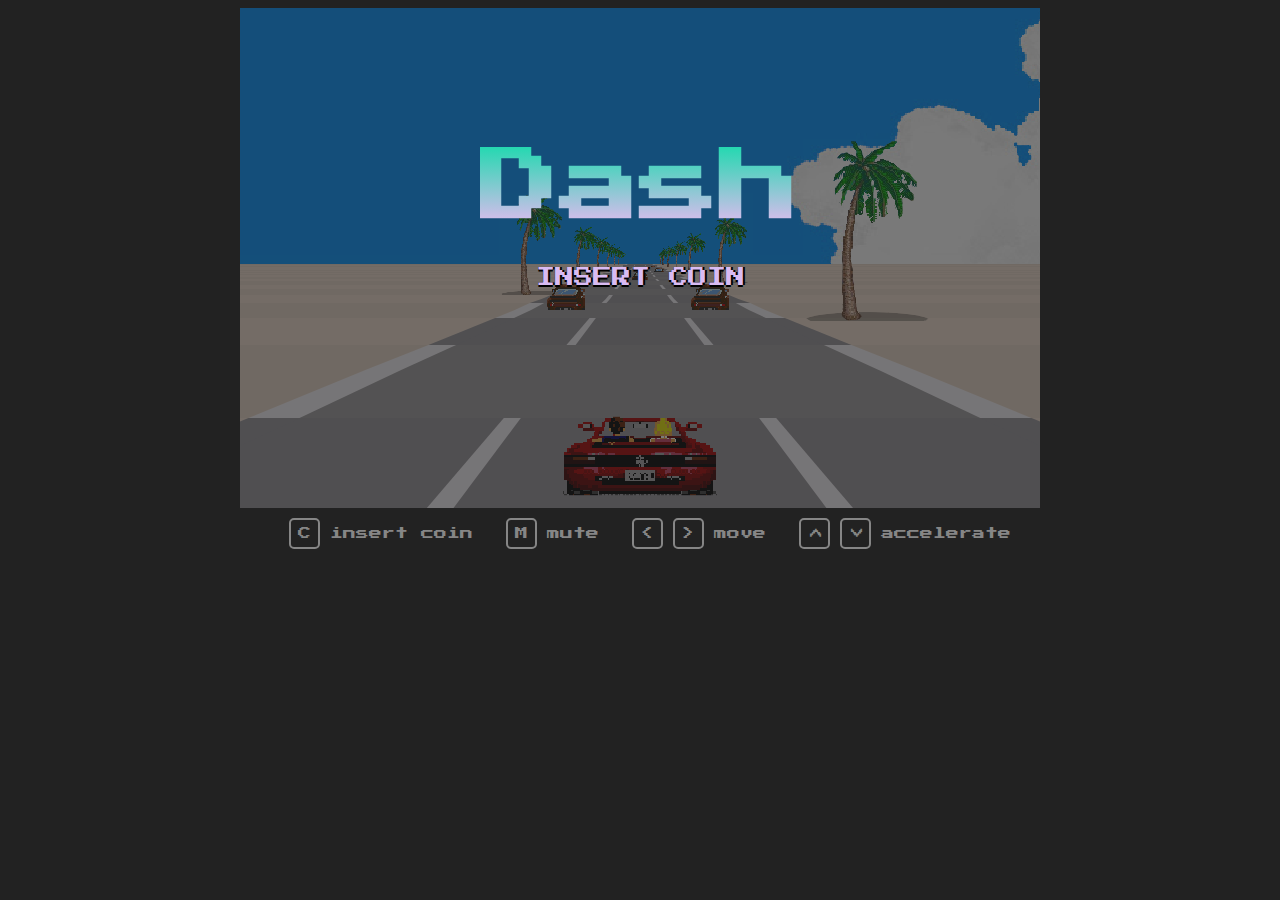
<file: Dash.github.io-main/Dash.github.io-main/index.html>
<!DOCTYPE html>
<html lang="en">
  <head>
    <meta charset="UTF-8" />



    <title>Dash</title>
<link rel="icon" href="icon.png">
    <link
      rel="stylesheet"
      href="https://fonts.googleapis.com/css?family=Press+Start+2P"
    />

    <style>
      body {
        background: #222;
        font-family: "Press Start 2P", monospace;
        font-smooth: never;
        height: 98vh;
      }

      /* UI */
      .topUI {
        position: absolute;
        z-index: 1000; /* need this cause clip-path changes stack context */
        transform: translate(-50%, 25px);
        text-shadow: -2px 0 black, 0 2px black, 2px 0 black, 0 -2px black;
        letter-spacing: 2px;
        color: #fff;
        font-size: 17px;
      }
      .topUI::before {
        display: inline-block;
        height: 17px;
        padding: 1px 2px;
        line-height: 19px;
        font-size: 17px;
        background: #fff;
        text-shadow: none;
        font-weight: 900;
        letter-spacing: 0;
        border-radius: 6px;
        margin-right: 30px;
        border: 2px solid #7dd8c9;
      }
      #time {
        left: 13%;
        color: #f4f430;
      }
      #time::before {
        content: "TIME";
        color: #f57214;
      }
      #score {
        left: 45%;
      }
      #score::before {
        content: "SCORE";
        color: #a61a9d;
      }
      #lap {
        left: 88%;
        width: 45%;
      }
      #lap::before {
        content: "LAP";
        color: #0082df;
      }

      #tacho {
        position: absolute;
        text-align: right;
        width: 23%;
        bottom: 5%;
        z-index: 2000;
        color: #e62e13;
        text-shadow: -2px 0 black, 0 2px black, 2px 0 black, 0 -2px black;
        letter-spacing: 2px;
        font-size: 23px;
      }
      #tacho::after {
        content: "km/h";
        color: #fab453;
        font-size: 18px;
        margin-left: 5px;
      }

      /*
  road
*/
      #game {
        position: relative;
        margin: 0 auto;
        overflow: hidden;
        background: #222;
        user-select: none;
        transition: opacity 10s;
      }
      #road {
        transition: opacity 2s;
        transition-timing-function: steps(8, end);
      }
      #road * {
        position: absolute;
        image-rendering: pixelated;
      }
      #hero {
        background-repeat: no-repeat;
        background-position: -110px 0;
        z-index: 2000;
        transform: scale(1.4);
      }
      #cloud {
        background-size: auto 100%;
        width: 100%;
        height: 57%;
      }

      /*
  home
*/
      #road {
        position: absolute;
        width: 100%;
        height: 100%;
      }

      #home {
        position: absolute;
        color: #fff;
        width: 100%;
        height: 100%;

        z-index: 1000; /* need this cause clip-path changes stack context */
      }

      #highscore {
        position: absolute;
        width: 100%;
        height: 20%;
        bottom: 0;
        column-count: 3;
        column-fill: auto;
      }

      #highscore * {
        color: #9e95a8;
        margin: 0 0 6px 27px;
      }

      h1 {
        position: absolute;
        left: 50%;
        top: 25%;
        transform: translate(-50%, -50%);
        font-size: 5em;

        background: -webkit-linear-gradient(#25d8b1, #e2bbf0);
        -webkit-background-clip: text;
        -webkit-text-fill-color: transparent;
      }

      #text {
        position: absolute;
        left: 50%;
        top: 50%;
        transform: translate(-50%, -50%);
        font-size: 1.2em;
        color: #d9bbf3;
        text-shadow: 0 0 black, 0 2px black, 2px 0 black, 0 0 black;
      }

      .blink {
        animation: blinker 2s steps(4, end) infinite;
      }
      @keyframes blinker {
        50% {
          opacity: 0;
        }
      }

      /*
  Guide
*/
      #controls {
        color: #868686;
        font-size: 13px;
        line-height: 13px;
        margin: 10px;
        text-align: center;
      }
      #controls > span {
        margin-left: 20px;
      }
      #controls > span > span {
        border: 2px solid #868686;
        border-radius: 5px;
        padding: 7px;
        margin-right: 10px;
        display: inline-block;
      }
      #controls > span:last-child > span {
        transform: rotate(90deg);
      }
    </style>

    <script>
      window.console = window.console || function (t) {};
    </script>

    <script>
      if (document.location.search.match(/type=embed/gi)) {
        window.parent.postMessage("resize", "*");
      }
    </script>
  </head>

  <body translate="no">
    <div id="game">
      <div id="road">
        <div id="cloud"></div>
        <div id="hero"></div>
      </div>

      <div id="hud">
        <span id="time" class="topUI">0</span>
        <span id="score" class="topUI">0</span>
        <span id="lap" class="topUI">0'00"000</span>
        <span id="tacho">0</span>
      </div>

      <div id="home">
        <h1>Dash</h1>
        <p id="text"></p>

        <div id="highscore"></div>
      </div>
    </div>

    <div id="controls">
      <span><span>C</span>insert coin</span>
      <span><span>M</span>mute</span>
      <span><span>&lt;</span><span>&gt;</span>move</span>
      <span><span>&lt;</span><span>&gt;</span>accelerate</span>
    </div>
    <script src="javascript/1.js"></script>

    <script id="rendered-js">
      // ------------------------------------------------------------
      // assets
      // ------------------------------------------------------------

      const ASSETS = {
        COLOR: {
          TAR: ["#959298", "#9c9a9d"],
          RUMBLE: ["#959298", "#f5f2f6"],
          GRASS: ["#eedccd", "#e6d4c5"],
        },

        IMAGE: {
          TREE: {
            src: "images/tree.png",
            width: 132,
            height: 192,
          },

          HERO: {
            src: "images/hero.png",
            width: 110,
            height: 56,
          },

          CAR: {
            src: "images/car04.png",
            width: 50,
            height: 36,
          },

          FINISH: {
            src: "images/finish.png",
            width: 339,
            height: 180,
            offset: -0.5,
          },

          SKY: {
            src: "images/cloud.jpg",
          },
        },

        AUDIO: {
          theme:
            "https://s3-us-west-2.amazonaws.com/s.cdpn.io/155629/theme.mp3",
          engine:
            "https://s3-us-west-2.amazonaws.com/s.cdpn.io/155629/engine.wav",
          honk: "https://s3-us-west-2.amazonaws.com/s.cdpn.io/155629/honk.wav",
          beep: "https://s3-us-west-2.amazonaws.com/s.cdpn.io/155629/beep.wav",
        },
      };

      // ------------------------------------------------------------
      // helper functions
      // ------------------------------------------------------------

      Number.prototype.pad = function (numZeros, char = 0) {
        let n = Math.abs(this);
        let zeros = Math.max(0, numZeros - Math.floor(n).toString().length);
        let zeroString = Math.pow(10, zeros)
          .toString()
          .substr(1)
          .replace(0, char);
        return zeroString + n;
      };

      Number.prototype.clamp = function (min, max) {
        return Math.max(min, Math.min(this, max));
      };

      const timestamp = (_) => new Date().getTime();
      const accelerate = (v, accel, dt) => v + accel * dt;
      const isCollide = (x1, w1, x2, w2) => (x1 - x2) ** 2 <= (w2 + w1) ** 2;

      function getRand(min, max) {
        return (Math.random() * (max - min) + min) | 0;
      }

      function randomProperty(obj) {
        let keys = Object.keys(obj);
        return obj[keys[(keys.length * Math.random()) << 0]];
      }

      function drawQuad(element, layer, color, x1, y1, w1, x2, y2, w2) {
        element.style.zIndex = layer;
        element.style.background = color;
        element.style.top = y2 + `px`;
        element.style.left = x1 - w1 / 2 - w1 + `px`;
        element.style.width = w1 * 3 + `px`;
        element.style.height = y1 - y2 + `px`;

        let leftOffset = w1 + x2 - x1 + Math.abs(w2 / 2 - w1 / 2);
        element.style.clipPath = `polygon(${leftOffset}px 0, ${
          leftOffset + w2
        }px 0, 66.66% 100%, 33.33% 100%)`;
      }

      const KEYS = {};
      const keyUpdate = (e) => {
        KEYS[e.code] = e.type === `keydown`;
        e.preventDefault();
      };
      addEventListener(`keydown`, keyUpdate);
      addEventListener(`keyup`, keyUpdate);

      function sleep(ms) {
        return new Promise(function (resolve, reject) {
          setTimeout((_) => resolve(), ms);
        });
      }

      // ------------------------------------------------------------
      // objects
      // ------------------------------------------------------------

      class Line {
        constructor() {
          this.x = 0;
          this.y = 0;
          this.z = 0;

          this.X = 0;
          this.Y = 0;
          this.W = 0;

          this.curve = 0;
          this.scale = 0;

          this.elements = [];
          this.special = null;
        }

        project(camX, camY, camZ) {
          this.scale = camD / (this.z - camZ);
          this.X = (1 + this.scale * (this.x - camX)) * halfWidth;
          this.Y = Math.ceil(((1 - this.scale * (this.y - camY)) * height) / 2);
          this.W = this.scale * roadW * halfWidth;
        }

        clearSprites() {
          for (let e of this.elements) e.style.background = "transparent";
        }

        drawSprite(depth, layer, sprite, offset) {
          let destX = this.X + this.scale * halfWidth * offset;
          let destY = this.Y + 4;
          let destW = (sprite.width * this.W) / 265;
          let destH = (sprite.height * this.W) / 265;

          destX += destW * offset;
          destY += destH * -1;

          let obj = layer instanceof Element ? layer : this.elements[layer + 6];
          obj.style.background = `url('${sprite.src}') no-repeat`;
          obj.style.backgroundSize = `${destW}px ${destH}px`;
          obj.style.left = destX + `px`;
          obj.style.top = destY + `px`;
          obj.style.width = destW + `px`;
          obj.style.height = destH + `px`;
          obj.style.zIndex = depth;
        }
      }

      class Car {
        constructor(pos, type, lane) {
          this.pos = pos;
          this.type = type;
          this.lane = lane;

          var element = document.createElement("div");
          road.appendChild(element);
          this.element = element;
        }
      }

      class Audio {
        constructor() {
          this.audioCtx = new AudioContext();

          // volume
          this.destination = this.audioCtx.createGain();
          this.volume = 1;
          this.destination.connect(this.audioCtx.destination);

          this.files = {};

          let _self = this;
          this.load(ASSETS.AUDIO.theme, "theme", function (key) {
            let source = _self.audioCtx.createBufferSource();
            source.buffer = _self.files[key];

            let gainNode = _self.audioCtx.createGain();
            gainNode.gain.value = 0.6;
            source.connect(gainNode);
            gainNode.connect(_self.destination);

            source.loop = true;
            source.start(0);
          });
        }

        get volume() {
          return this.destination.gain.value;
        }

        set volume(level) {
          this.destination.gain.value = level;
        }

        play(key, pitch) {
          if (this.files[key]) {
            let source = this.audioCtx.createBufferSource();
            source.buffer = this.files[key];
            source.connect(this.destination);
            if (pitch) source.detune.value = pitch;
            source.start(0);
          } else this.load(key, () => this.play(key));
        }

        load(src, key, callback) {
          let _self = this;
          let request = new XMLHttpRequest();
          request.open("GET", src, true);
          request.responseType = "arraybuffer";
          request.onload = function () {
            _self.audioCtx.decodeAudioData(
              request.response,
              function (beatportBuffer) {
                _self.files[key] = beatportBuffer;
                callback(key);
              },
              function () {}
            );
          };
          request.send();
        }
      }

      // ------------------------------------------------------------
      // global varriables
      // ------------------------------------------------------------

      const highscores = [];

      const width = 800;
      const halfWidth = width / 2;
      const height = 500;
      const roadW = 4000;
      const segL = 200;
      const camD = 0.2;
      const H = 1500;
      const N = 70;

      const maxSpeed = 200;
      const accel = 38;
      const breaking = -80;
      const decel = -40;
      const maxOffSpeed = 40;
      const offDecel = -70;
      const enemy_speed = 8;
      const hitSpeed = 20;

      const LANE = {
        A: -2.3,
        B: -0.5,
        C: 1.2,
      };

      const mapLength = 15000;

      // loop
      let then = timestamp();
      const targetFrameRate = 1000 / 25; // in ms

      let audio;

      // game
      let inGame,
        start,
        playerX,
        speed,
        scoreVal,
        pos,
        cloudOffset,
        sectionProg,
        mapIndex,
        countDown;
      let lines = [];
      let cars = [];

      // ------------------------------------------------------------
      // map
      // ------------------------------------------------------------

      function getFun(val) {
        return (i) => val;
      }

      function genMap() {
        let map = [];

        for (var i = 0; i < mapLength; i += getRand(0, 50)) {
          let section = {
            from: i,
            to: (i = i + getRand(300, 600)),
          };

          let randHeight = getRand(-5, 5);
          let randCurve = getRand(5, 30) * (Math.random() >= 0.5 ? 1 : -1);
          let randInterval = getRand(20, 40);

          if (Math.random() > 0.9)
            Object.assign(section, {
              curve: (_) => randCurve,
              height: (_) => randHeight,
            });
          else if (Math.random() > 0.8)
            Object.assign(section, {
              curve: (_) => 0,
              height: (i) => Math.sin(i / randInterval) * 1000,
            });
          else if (Math.random() > 0.8)
            Object.assign(section, {
              curve: (_) => 0,
              height: (_) => randHeight,
            });
          else
            Object.assign(section, {
              curve: (_) => randCurve,
              height: (_) => 0,
            });

          map.push(section);
        }

        map.push({
          from: i,
          to: i + N,
          curve: (_) => 0,
          height: (_) => 0,
          special: ASSETS.IMAGE.FINISH,
        });
        map.push({ from: Infinity });
        return map;
      }

      let map = genMap();

      // ------------------------------------------------------------
      // additional controls
      // ------------------------------------------------------------

      addEventListener(`keyup`, function (e) {
        if (e.code === "KeyM") {
          e.preventDefault();

          audio.volume = audio.volume === 0 ? 1 : 0;
          return;
        }

        if (e.code === "KeyC") {
          e.preventDefault();

          if (inGame) return;

          sleep(0)
            .then((_) => {
              text.classList.remove("blink");
              text.innerText = 3;
              audio.play("beep");
              return sleep(1000);
            })
            .then((_) => {
              text.innerText = 2;
              audio.play("beep");
              return sleep(1000);
            })
            .then((_) => {
              reset();

              home.style.display = "none";

              road.style.opacity = 1;
              hero.style.display = "block";
              hud.style.display = "block";

              audio.play("beep", 500);

              inGame = true;
            });

          return;
        }

        if (e.code === "Escape") {
          e.preventDefault();

          reset();
        }
      });

      // ------------------------------------------------------------
      // game loop
      // ------------------------------------------------------------

      function update(step) {
        // prepare this iteration
        pos += speed;
        while (pos >= N * segL) pos -= N * segL;
        while (pos < 0) pos += N * segL;

        var startPos = (pos / segL) | 0;
        let endPos = (startPos + N - 1) % N;

        scoreVal += speed * step;
        countDown -= step;

        // left / right position
        playerX -= (lines[startPos].curve / 5000) * step * speed;

        if (KEYS.ArrowRight)
          (hero.style.backgroundPosition = "-220px 0"),
            (playerX += 0.007 * step * speed);
        else if (KEYS.ArrowLeft)
          (hero.style.backgroundPosition = "0 0"),
            (playerX -= 0.007 * step * speed);
        else hero.style.backgroundPosition = "-110px 0";

        playerX = playerX.clamp(-3, 3);

        // speed

        if (inGame && KEYS.ArrowUp) speed = accelerate(speed, accel, step);
        else if (KEYS.ArrowDown) speed = accelerate(speed, breaking, step);
        else speed = accelerate(speed, decel, step);

        if (Math.abs(playerX) > 0.55 && speed >= maxOffSpeed) {
          speed = accelerate(speed, offDecel, step);
        }

        speed = speed.clamp(0, maxSpeed);

        // update map
        let current = map[mapIndex];
        let use = current.from < scoreVal && current.to > scoreVal;
        if (use) sectionProg += speed * step;
        lines[endPos].curve = use ? current.curve(sectionProg) : 0;
        lines[endPos].y = use ? current.height(sectionProg) : 0;
        lines[endPos].special = null;

        if (current.to <= scoreVal) {
          mapIndex++;
          sectionProg = 0;

          lines[endPos].special = map[mapIndex].special;
        }

        // win / lose + UI

        if (!inGame) {
          speed = accelerate(speed, breaking, step);
          speed = speed.clamp(0, maxSpeed);
        } else if (countDown <= 0 || lines[startPos].special) {
          tacho.style.display = "none";

          home.style.display = "block";
          road.style.opacity = 0.4;
          text.innerText = "INSERT COIN";

          highscores.push(lap.innerText);
          highscores.sort();
          updateHighscore();

          inGame = false;
        } else {
          time.innerText = (countDown | 0).pad(3);
          score.innerText = (scoreVal | 0).pad(8);
          tacho.innerText = speed | 0;

          let cT = new Date(timestamp() - start);
          lap.innerText = `${cT.getMinutes()}'${cT.getSeconds().pad(2)}"${cT
            .getMilliseconds()
            .pad(3)}`;
        }

        // sound
        if (speed > 0) audio.play("engine", speed * 4);

        // draw cloud
        cloud.style.backgroundPosition = `${
          (cloudOffset -= lines[startPos].curve * step * speed * 0.13) | 0
        }px 0`;

        // other cars
        for (let car of cars) {
          car.pos = (car.pos + enemy_speed * step) % N;

          // respawn
          if ((car.pos | 0) === endPos) {
            if (speed < 30) car.pos = startPos;
            else car.pos = endPos - 2;
            car.lane = randomProperty(LANE);
          }

          // collision
          const offsetRatio = 5;
          if (
            (car.pos | 0) === startPos &&
            isCollide(playerX * offsetRatio + LANE.B, 0.5, car.lane, 0.5)
          ) {
            speed = Math.min(hitSpeed, speed);
            if (inGame) audio.play("honk");
          }
        }

        // draw road
        let maxy = height;
        let camH = H + lines[startPos].y;
        let x = 0;
        let dx = 0;

        for (let n = startPos; n < startPos + N; n++) {
          let l = lines[n % N];
          let level = N * 2 - n;

          // update view
          l.project(
            playerX * roadW - x,
            camH,
            startPos * segL - (n >= N ? N * segL : 0)
          );
          x += dx;
          dx += l.curve;

          // clear assets
          l.clearSprites();

          // first draw section assets
          if (n % 10 === 0) l.drawSprite(level, 0, ASSETS.IMAGE.TREE, -2);
          if ((n + 5) % 10 === 0)
            l.drawSprite(level, 0, ASSETS.IMAGE.TREE, 1.3);

          if (l.special)
            l.drawSprite(level, 0, l.special, l.special.offset || 0);

          for (let car of cars)
            if ((car.pos | 0) === n % N)
              l.drawSprite(level, car.element, car.type, car.lane);

          // update road

          if (l.Y >= maxy) continue;
          maxy = l.Y;

          let even = ((n / 2) | 0) % 2;
          let grass = ASSETS.COLOR.GRASS[even * 1];
          let rumble = ASSETS.COLOR.RUMBLE[even * 1];
          let tar = ASSETS.COLOR.TAR[even * 1];

          let p = lines[(n - 1) % N];

          drawQuad(
            l.elements[0],
            level,
            grass,
            width / 4,
            p.Y,
            halfWidth + 2,
            width / 4,
            l.Y,
            halfWidth
          );
          drawQuad(
            l.elements[1],
            level,
            grass,
            (width / 4) * 3,
            p.Y,
            halfWidth + 2,
            (width / 4) * 3,
            l.Y,
            halfWidth
          );

          drawQuad(
            l.elements[2],
            level,
            rumble,
            p.X,
            p.Y,
            p.W * 1.15,
            l.X,
            l.Y,
            l.W * 1.15
          );
          drawQuad(l.elements[3], level, tar, p.X, p.Y, p.W, l.X, l.Y, l.W);

          if (!even) {
            drawQuad(
              l.elements[4],
              level,
              ASSETS.COLOR.RUMBLE[1],
              p.X,
              p.Y,
              p.W * 0.4,
              l.X,
              l.Y,
              l.W * 0.4
            );
            drawQuad(
              l.elements[5],
              level,
              tar,
              p.X,
              p.Y,
              p.W * 0.35,
              l.X,
              l.Y,
              l.W * 0.35
            );
          }
        }
      }

      // ------------------------------------------------------------
      // init
      // ------------------------------------------------------------

      function reset() {
        inGame = false;

        start = timestamp();
        countDown = map[map.length - 2].to / 130 + 10;

        playerX = 0;
        speed = 0;
        scoreVal = 0;

        pos = 0;
        cloudOffset = 0;
        sectionProg = 0;
        mapIndex = 0;

        for (let line of lines) line.curve = line.y = 0;

        text.innerText = "INSERT COIN";
        text.classList.add("blink");

        road.style.opacity = 0.4;
        hud.style.display = "none";
        home.style.display = "block";
        tacho.style.display = "block";
      }

      function updateHighscore() {
        let hN = Math.min(12, highscores.length);
        for (let i = 0; i < hN; i++) {
          highscore.children[i].innerHTML = `${(i + 1).pad(2, "&nbsp;")}. ${
            highscores[i]
          }`;
        }
      }

      function init() {
        game.style.width = width + "px";
        game.style.height = height + "px";

        hero.style.top = height - 80 + "px";
        hero.style.left = halfWidth - ASSETS.IMAGE.HERO.width / 2 + "px";
        hero.style.background = `url(${ASSETS.IMAGE.HERO.src})`;
        hero.style.width = `${ASSETS.IMAGE.HERO.width}px`;
        hero.style.height = `${ASSETS.IMAGE.HERO.height}px`;

        cloud.style.backgroundImage = `url(${ASSETS.IMAGE.SKY.src})`;

        audio = new Audio();
        Object.keys(ASSETS.AUDIO).forEach((key) =>
          audio.load(ASSETS.AUDIO[key], key, (_) => 0)
        );

        cars.push(new Car(0, ASSETS.IMAGE.CAR, LANE.C));
        cars.push(new Car(10, ASSETS.IMAGE.CAR, LANE.B));
        cars.push(new Car(20, ASSETS.IMAGE.CAR, LANE.C));
        cars.push(new Car(35, ASSETS.IMAGE.CAR, LANE.C));
        cars.push(new Car(50, ASSETS.IMAGE.CAR, LANE.A));
        cars.push(new Car(60, ASSETS.IMAGE.CAR, LANE.B));
        cars.push(new Car(70, ASSETS.IMAGE.CAR, LANE.A));

        for (let i = 0; i < N; i++) {
          var line = new Line();
          line.z = i * segL + 270;

          for (let j = 0; j < 6 + 2; j++) {
            var element = document.createElement("div");
            road.appendChild(element);
            line.elements.push(element);
          }

          lines.push(line);
        }

        for (let i = 0; i < 12; i++) {
          var element = document.createElement("p");
          highscore.appendChild(element);
        }
        updateHighscore();

        reset();

        // START GAME LOOP
        (function loop() {
          requestAnimationFrame(loop);

          let now = timestamp();
          let delta = now - then;

          if (delta > targetFrameRate) {
            then = now - (delta % targetFrameRate);
            update(delta / 1000);
          }
        })();
      }

      init();
      //# sourceURL=pen.js
    </script>
    <script src="javascript/null.js"></script>
  </body>
</html>
</file>
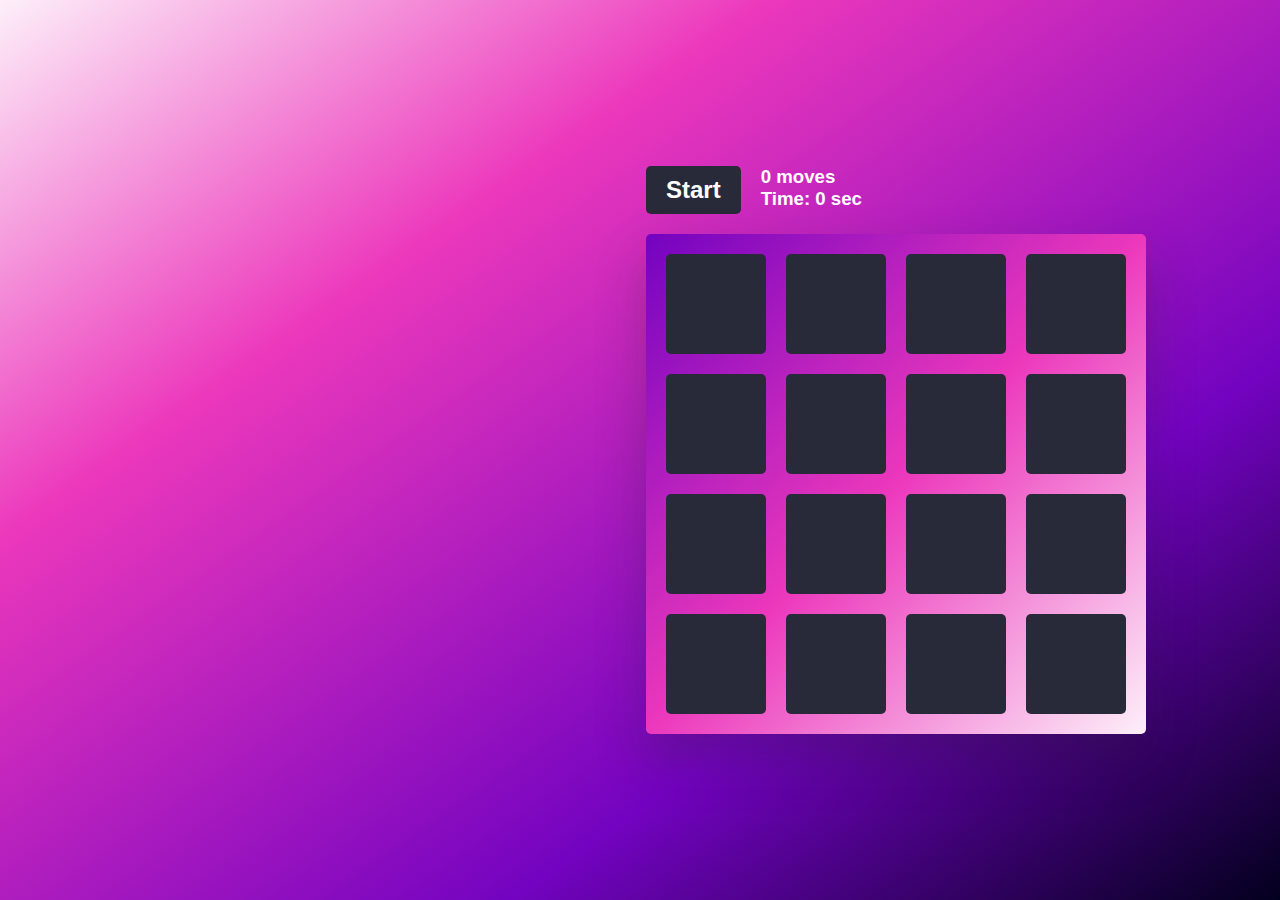
<file: Memory-Game-main (1)/Memory-Game-main/index.html>
<!DOCTYPE html>
<html lang="en">
<head>
    <meta charset="UTF-8">
    <meta http-equiv="X-UA-Compatible" content="IE=edge">
    <meta name="viewport" content="width=device-width, initial-scale=1.0">
    <title>Memory Game with JavaScript</title>
    <link rel="stylesheet" href="style.css">
    <script src="script.js" defer></script>
</head>
<body>
    <div class="game">
        <div class="controls">
            <button>Start</button>
            <div class="stats">
                <div class="moves">0 moves</div>
                <div class="timer">Time: 0 sec</div>
            </div>
        </div>
        <div class="board-container">
            <div class="board" data-dimension="4"></div>
            <div class="win">You won!</div>
        </div>
    </div>
</body>
</html>
</file>
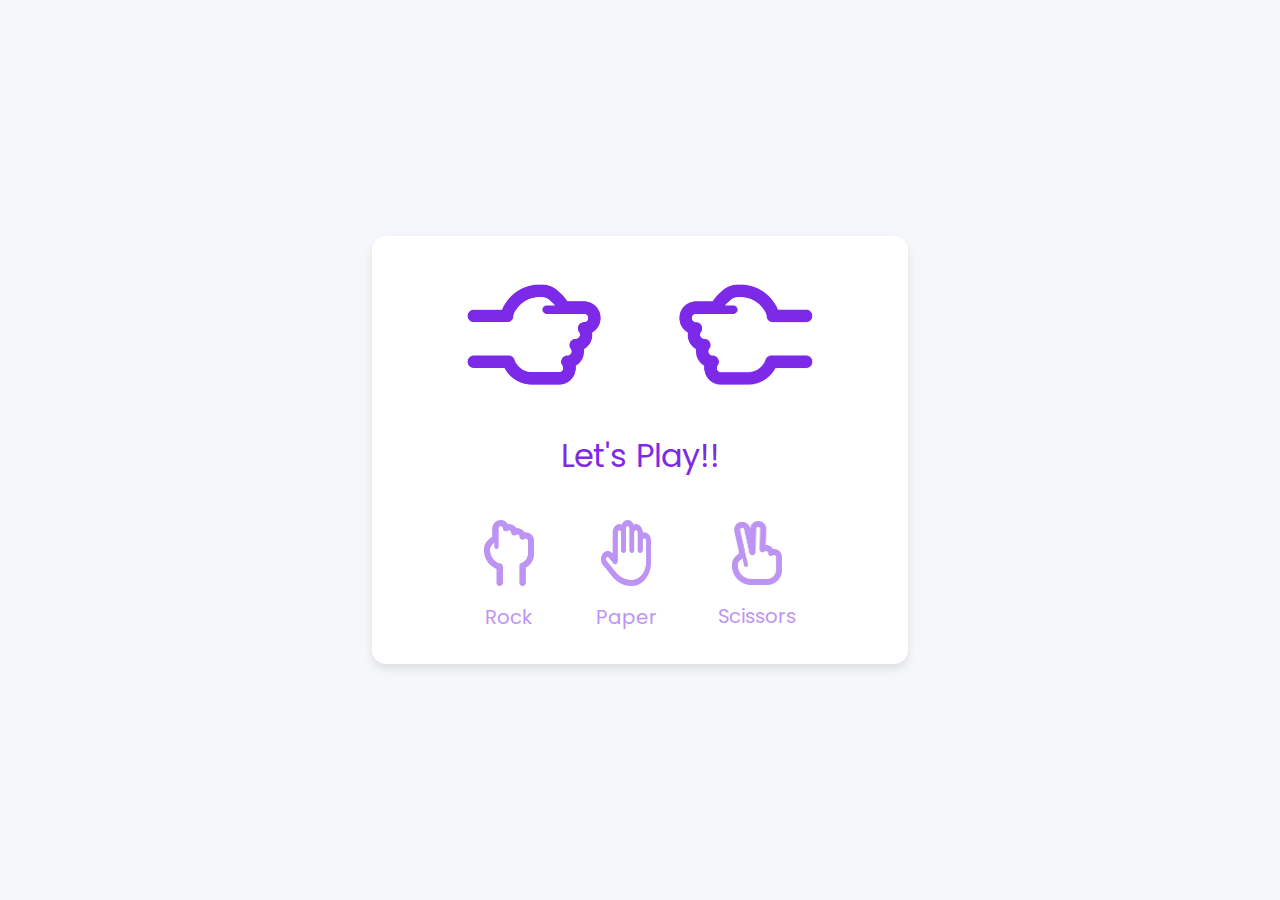
<file: Rock Paper Scissors/Rock Paper Scissors/index.html>
<!DOCTYPE html>
<!-- Coding by CodingLab || www.codinglabweb.com -->
<html lang="en">
  <head>
    <meta charset="UTF-8" />
    <meta http-equiv="X-UA-Compatible" content="IE=edge" />
    <meta name="viewport" content="width=device-width, initial-scale=1.0" />
    <title>JavaScript Game | Rock Paper Scissors</title>
    <link rel="stylesheet" href="style.css" />
  </head>
  <body>
    <section class="container">
      <div class="result_field">
        <div class="result_images">
          <span class="user_result">
            <img src="images/rock.png" alt="" />
          </span>
          <span class="cpu_result">
            <img src="images/rock.png" alt="" />
          </span>
        </div>
        <div class="result">Let's Play!!</div>
      </div>

      <div class="option_images">
        <span class="option_image">
          <img src="images/rock.png" alt="" />
          <p>Rock</p>
        </span>
        <span class="option_image">
          <img src="images/paper.png" alt="" />
          <p>Paper</p>
        </span>
        <span class="option_image">
          <img src="images/scissors.png" alt="" />
          <p>Scissors</p>
        </span>
      </div>
    </section>

    <script src="script.js" defer></script>
  </body>
</html>
</file>
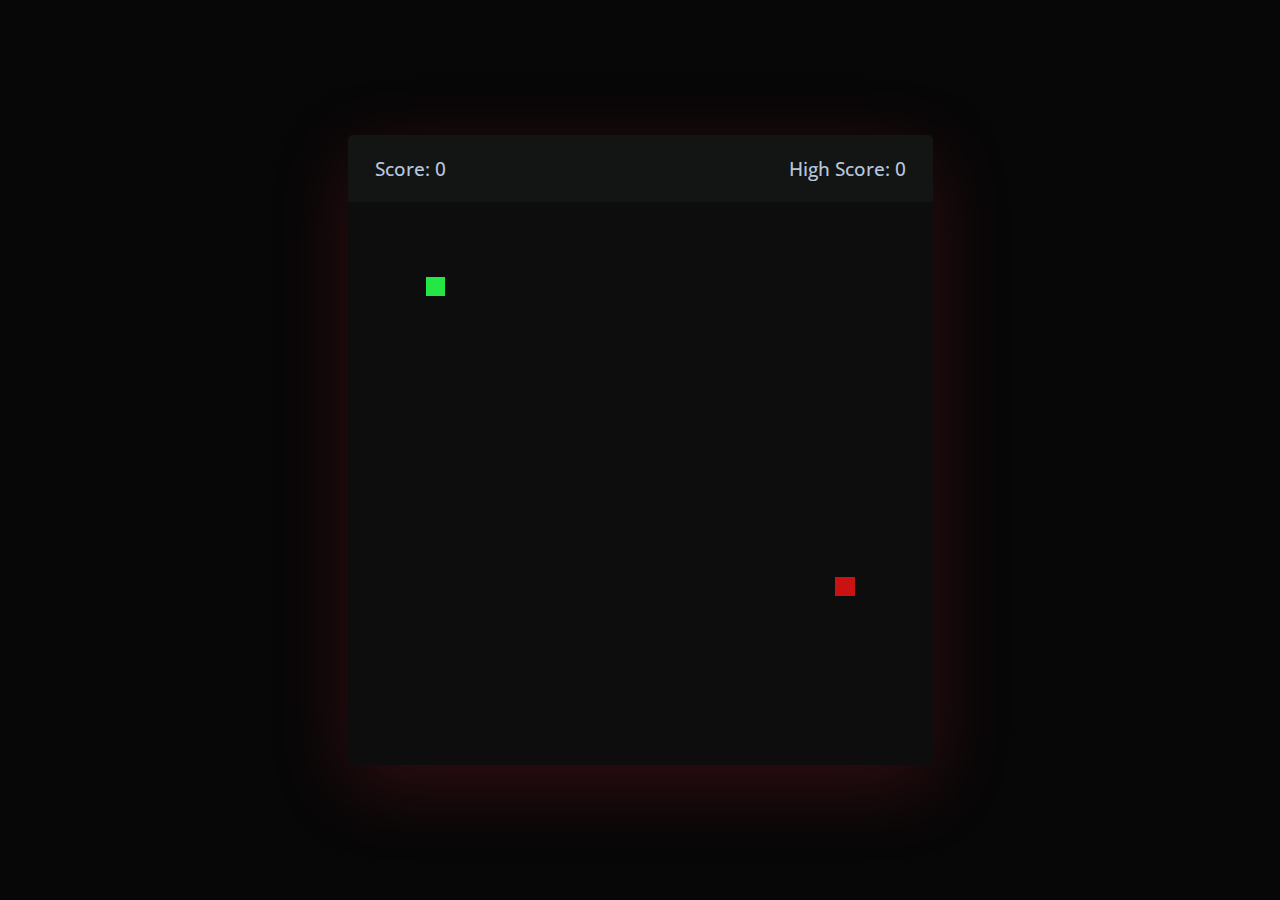
<file: lo/index (1).html>
<!DOCTYPE html>
<!-- Coding By CodingNepal - youtube.com/codingnepal -->
<html lang="en" dir="ltr">
  <head>
    <meta charset="utf-8">
    <title>Snake Game JavaScript | CodingNepal</title>
    <link rel="stylesheet" href="style.css">
    <meta name="viewport" content="width=device-width, initial-scale=1.0">
    <link rel="stylesheet" href="https://cdnjs.cloudflare.com/ajax/libs/font-awesome/6.3.0/css/all.min.css">
    <script src="script.js" defer></script>
  </head>
  <body>
    <div class="wrapper">
      <div class="game-details">
        <span class="score">Score: 0</span>
        <span class="high-score">High Score: 0</span>
      </div>
      <div class="play-board"></div>
      <div class="controls">
        <i data-key="ArrowLeft" class="fa-solid fa-arrow-left-long"></i>
        <i data-key="ArrowUp" class="fa-solid fa-arrow-up-long"></i>
        <i data-key="ArrowRight" class="fa-solid fa-arrow-right-long"></i>
        <i data-key="ArrowDown" class="fa-solid fa-arrow-down-long"></i>
      </div>
    </div>

  </body>
</html>
</file>
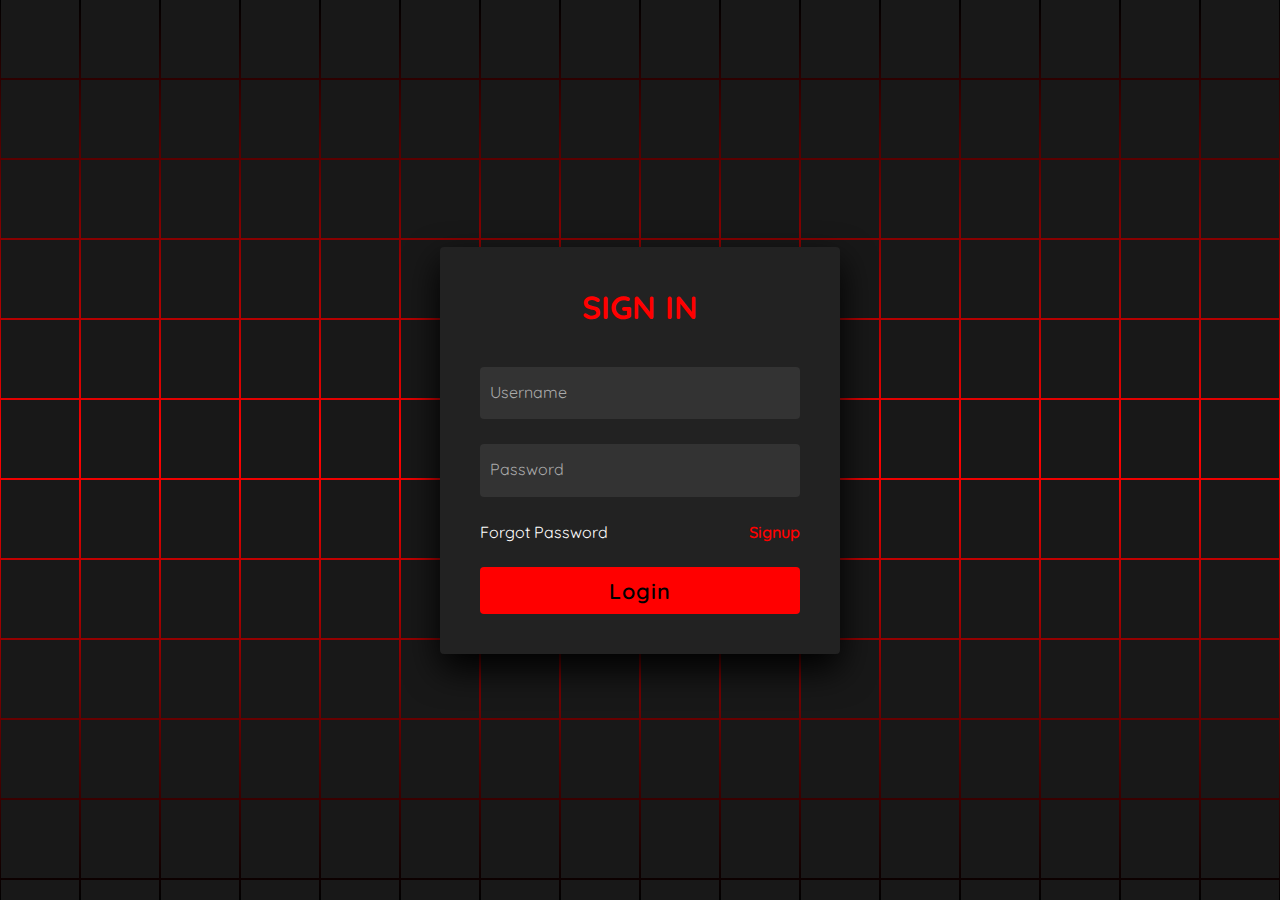
<file: log in/auth.html>
<!doctype html>

<html lang="en"> 

 <head> 

  <meta charset="UTF-8"> 

  <title>Our Auth</title> 

  <link rel="stylesheet" href="./style.css"> 

 </head> 

 <body> <!-- partial:index.partial.html --> 

  <section> <span></span> <span></span> <span></span> <span></span> <span></span> <span></span> <span></span> <span></span> <span></span> <span></span> <span></span> <span></span> <span></span> <span></span> <span></span> <span></span> <span></span> <span></span> <span></span> <span></span> <span></span> <span></span> <span></span> <span></span> <span></span> <span></span> <span></span> <span></span> <span></span> <span></span> <span></span> <span></span> <span></span> <span></span> <span></span> <span></span> <span></span> <span></span> <span></span> <span></span> <span></span> <span></span> <span></span> <span></span> <span></span> <span></span> <span></span> <span></span> <span></span> <span></span> <span></span> <span></span> <span></span> <span></span> <span></span> <span></span> <span></span> <span></span> <span></span> <span></span> <span></span> <span></span> <span></span> <span></span> <span></span> <span></span> <span></span> <span></span> <span></span> <span></span> <span></span> <span></span> <span></span> <span></span> <span></span> <span></span> <span></span> <span></span> <span></span> <span></span> <span></span> <span></span> <span></span> <span></span> <span></span> <span></span> <span></span> <span></span> <span></span> <span></span> <span></span> <span></span> <span></span> <span></span> <span></span> <span></span> <span></span> <span></span> <span></span> <span></span> <span></span> <span></span> <span></span> <span></span> <span></span> <span></span> <span></span> <span></span> <span></span> <span></span> <span></span> <span></span> <span></span> <span></span> <span></span> <span></span> <span></span> <span></span> <span></span> <span></span> <span></span> <span></span> <span></span> <span></span> <span></span> <span></span> <span></span> <span></span> <span></span> <span></span> <span></span> <span></span> <span></span> <span></span> <span></span> <span></span> <span></span> <span></span> <span></span> <span></span> <span></span> <span></span> <span></span> <span></span> <span></span> <span></span> <span></span> <span></span> <span></span> <span></span> <span></span> <span></span> <span></span> <span></span> <span></span> <span></span> <span></span> <span></span> <span></span> <span></span> <span></span> <span></span> <span></span> <span></span> <span></span> <span></span> <span></span> <span></span> <span></span> <span></span> <span></span> <span></span> <span></span> <span></span> <span></span> <span></span> <span></span> <span></span> <span></span> <span></span> <span></span> <span></span> <span></span> <span></span> <span></span> <span></span> <span></span> <span></span> <span></span> <span></span> <span></span> <span></span> <span></span> <span></span> <span></span> <span></span> <span></span> <span></span> <span></span> <span></span> <span></span> <span></span> <span></span> <span></span> <span></span> <span></span> <span></span> <span></span> <span></span> <span></span> <span></span> <span></span> <span></span> <span></span> <span></span> <span></span> <span></span> <span></span> <span></span> <span></span> <span></span> <span></span> <span></span> <span></span> <span></span> <span></span> <span></span> <span></span> <span></span> <span></span> <span></span> <span></span> <span></span> <span></span> <span></span> <span></span> <span></span> <span></span> <span></span> <span></span> <span></span> <span></span> <span></span> <span></span> <span></span> <span></span> <span></span> <span></span> <span></span> <span></span> <span></span> <span></span> <span></span> <span></span> <span></span> <span></span> <span></span> <span></span> <span></span> <span></span> 

   <div class="signin"> 

    <div class="content"> 

     <h2>Sign In</h2> 

     <div class="form"> 

      <div class="inputBox"> 

       <input type="text" id="username"required> <i>Username</i> 

      </div> 

      <div class="inputBox"> 

       <input id ="password"type="password" required> <i>Password</i> 

      </div> 

      <div class="links"> <a href="#">Forgot Password</a> <a href="#">Signup</a> 

      </div> 

      <div class="inputBox"> 

       <input type="submit" value="Login" onclick=login()> 

      </div> 

     </div> 

    </div> 

   </div> 

  </section> <!-- partial --> 
  <script src="js/auth.js">
    
</script>
 </body>

</html>
</file>
<file: Memory-Game-main (1)/Memory-Game-main/style.css>
html {
    width: 100%;
    height: 100%;
    background: linear-gradient(325deg,  #03001e 0%,#7303c0 30%,#ec38bc 70%, #fdeff9 100%);
    font-family: Arial, Helvetica, sans-serif;
    overflow: hidden;
}
.game {
    position: absolute;
    top: 50%;
    left: 70%;
    transform: translate(-50%, -50%);
}
.controls {
    display: flex;
    gap: 20px;
    margin-bottom: 20px;
}
button {
    background: #282A3A;
    color: #FFF;
    border-radius: 5px;
    padding: 10px 20px;
    border: 0;
    cursor: pointer;
    font-family: Arial, Helvetica, sans-serif;
    font-size: 18pt;
    font-weight: bold;
}
.disabled {
    color: #757575;
}
.stats {
    color: #FFF;
    font-size: 14pt;
    font-weight: bold;
}
.board-container {
    position: relative;
}
.board,
.win {
    border-radius: 5px;
    box-shadow: 0 25px 50px rgb(33 33 33 / 25%);
    background: linear-gradient(135deg,  #03001e 0%,#7303c0 0%,#ec38bc 50%, #fdeff9 100%);
    transition: transform .6s cubic-bezier(0.4, 0.0, 0.2, 1);
    backface-visibility: hidden;
}
.board {
    padding: 20px;
    display: grid;
    grid-template-columns: repeat(4, auto);
    grid-gap: 20px;
}
.board-container.flipped .board {
    transform: rotateY(180deg) rotateZ(50deg);
}
.board-container.flipped .win {
    transform: rotateY(0) rotateZ(0);
}
.card {
    position: relative;
    width: 100px;
    height: 100px;
    cursor: pointer;
}
.card-front,
.card-back {
    position: absolute;
    border-radius: 5px;
    width: 100%;
    height: 100%;
    background: #282A3A;
    transition: transform .6s cubic-bezier(0.4, 0.0, 0.2, 1);
    backface-visibility: hidden;
}
.card-back {
    transform: rotateY(180deg) rotateZ(50deg);
    font-size: 28pt;
    user-select: none;
    text-align: center;
    line-height: 100px;
    background: #FDF8E6;
}
.card.flipped .card-front {
    transform: rotateY(180deg) rotateZ(50deg);
}
.card.flipped .card-back {
    transform: rotateY(0) rotateZ(0);
}
.win {
    position: absolute;
    top: 0;
    left: 0;
    width: 100%;
    height: 100%;
    text-align: center;
    background: #FDF8E6;
    transform: rotateY(180deg) rotateZ(50deg);
}
.win-text {
    position: absolute;
    top: 50%;
    left: 50%;
    transform: translate(-50%, -50%);
    font-size: 21pt;
    color: #282A3A;
}
.highlight {
    color: #7303c0;
}
</file>
<file: Rock Paper Scissors/Rock Paper Scissors/style.css>
/* Import Google font - Poppins */
@import url("https://fonts.googleapis.com/css2?family=Poppins:wght@200;300;400;500;600;700&display=swap");
* {
  margin: 0;
  padding: 0;
  box-sizing: border-box;
  font-family: "Poppins", sans-serif;
}
body {
  height: 100vh;
  display: flex;
  align-items: center;
  justify-content: center;
  background: #f6f7fb;
}
::selection {
  color: #fff;
  background-color: #7d2ae8;
}
.container {
  padding: 2rem 7rem;
  border-radius: 14px;
  background: #fff;
  box-shadow: 0 5px 10px rgba(0, 0, 0, 0.1);
}
.result_images {
  display: flex;
  column-gap: 7rem;
}
.container.start .user_result {
  transform-origin: left;
  animation: userShake 0.7s ease infinite;
}
@keyframes userShake {
  50% {
    transform: rotate(10deg);
  }
}

.container.start .cpu_result {
  transform-origin: right;
  animation: cpuShake 0.7s ease infinite;
}
@keyframes cpuShake {
  50% {
    transform: rotate(-10deg);
  }
}
.result_images img {
  width: 100px;
}
.user_result img {
  transform: rotate(90deg);
}
.cpu_result img {
  transform: rotate(-90deg) rotateY(180deg);
}
.result {
  text-align: center;
  font-size: 2rem;
  color: #7d2ae8;
  margin-top: 1.5rem;
}

.option_image img {
  width: 50px;
}
.option_images {
  display: flex;
  align-items: center;
  margin-top: 2.5rem;
  justify-content: space-between;
}
.container.start .option_images {
  pointer-events: none;
}
.option_image {
  display: flex;
  flex-direction: column;
  align-items: center;
  opacity: 0.5;
  cursor: pointer;
  transition: opacity 0.3s ease;
}
.option_image:hover {
  opacity: 1;
}
.option_image.active {
  opacity: 1;
}
.option_image img {
  pointer-events: none;
}
.option_image p {
  color: #7d2ae8;
  font-size: 1.235rem;
  margin-top: 1rem;
  pointer-events: none;
}
</file>
<file: lo/style.css>
/* Import Google font */
@import url('https://fonts.googleapis.com/css2?family=Open+Sans:wght@400;500;600;700&display=swap');
* {
  margin: 0;
  padding: 0;
  box-sizing: border-box;
  font-family: 'Open Sans', sans-serif;
}
body {
  display: flex;
  align-items: center;
  justify-content: center;
  min-height: 100vh;
  background: #070707;
}
.wrapper {
  width: 65vmin;
  height: 70vmin;
  display: flex;
  overflow: hidden;
  flex-direction: column;
  justify-content: center;
  border-radius: 5px;
  background: #131414;
  box-shadow: 0 20px 80px rgba(221, 41, 62, 0.2);
}
.game-details {
  color: #B8C6DC;
  font-weight: 500;
  font-size: 1.2rem;
  padding: 20px 27px;
  display: flex;
  justify-content: space-between;
}
.play-board {
  height: 100%;
  width: 100%;
  display: grid;
  background: #0d0d0e;
  grid-template: repeat(30, 1fr) / repeat(30, 1fr);
}
.play-board .food {
  background: #cb1212;
}
.play-board .head {
  background: #24e645;
}

.controls {
  display: none;
  justify-content: space-between;
}
.controls i {
  padding: 25px 0;
  text-align: center;
  font-size: 1.3rem;
  color: #B8C6DC;
  width: calc(100% / 4);
  cursor: pointer;
  border-right: 1px solid #171B26;
}

@media screen and (max-width: 800px) {
  .wrapper {
    width: 90vmin;
    height: 115vmin;
  }
  .game-details {
    font-size: 1rem;
    padding: 15px 27px;
  }
  .controls {
    display: flex;
  }
  .controls i {
    padding: 15px 0;
    font-size: 1rem;
  }
}
</file>
<file: log in/style.css>
@import url('https://fonts.googleapis.com/css2?family=Quicksand:wght@300;400;500;600;700&display=swap');
*
{
  margin: 0;
  padding: 0;
  box-sizing: border-box;
  font-family: 'Quicksand', sans-serif;
}
body 
{
  display: flex;
  justify-content: center;
  align-items: center;
  min-height: 100vh;
  background: #000;
}
section 
{
  position: absolute;
  width: 100vw;
  height: 100vh;
  display: flex;
  justify-content: center;
  align-items: center;
  gap: 2px;
  flex-wrap: wrap;
  overflow: hidden;
}
section::before 
{
  content: '';
  position: absolute;
  width: 100%;
  height: 100%;
  background: linear-gradient(#000,rgb(255, 0, 0),#000);
  animation: animate 5s linear infinite;
}
@keyframes animate 
{
  0%
  {
    transform: translateY(-100%);
  }
  100%
  {
    transform: translateY(100%);
  }
}
section span 
{
  position: relative;
  display: block;
  width: calc(6.25vw - 2px);
  height: calc(6.25vw - 2px);
  background: #181818;
  z-index: 2;
  transition: 1.5s;
}
section span:hover 
{
  background: rgb(255, 0, 0);
  transition: 0s;
}

section .signin
{
  position: absolute;
  width: 400px;
  background: #222;  
  z-index: 1000;
  display: flex;
  justify-content: center;
  align-items: center;
  padding: 40px;
  border-radius: 4px;
  box-shadow: 0 15px 35px rgba(0,0,0,9);
}
section .signin .content 
{
  position: relative;
  width: 100%;
  display: flex;
  justify-content: center;
  align-items: center;
  flex-direction: column;
  gap: 40px;
}
section .signin .content h2 
{
  font-size: 2em;
  color: rgb(255, 0, 0);
  text-transform: uppercase;
}
section .signin .content .form 
{
  width: 100%;
  display: flex;
  flex-direction: column;
  gap: 25px;
}
section .signin .content .form .inputBox
{
  position: relative;
  width: 100%;
}
section .signin .content .form .inputBox input 
{
  position: relative;
  width: 100%;
  background: #333;
  border: none;
  outline: none;
  padding: 25px 10px 7.5px;
  border-radius: 4px;
  color: #fff;
  font-weight: 500;
  font-size: 1em;
}
section .signin .content .form .inputBox i 
{
  position: absolute;
  left: 0;
  padding: 15px 10px;
  font-style: normal;
  color: #aaa;
  transition: 0.5s;
  pointer-events: none;
}
.signin .content .form .inputBox input:focus ~ i,
.signin .content .form .inputBox input:valid ~ i
{
  transform: translateY(-7.5px);
  font-size: 0.8em;
  color: #fff;
}
.signin .content .form .links 
{
  position: relative;
  width: 100%;
  display: flex;
  justify-content: space-between;
}
.signin .content .form .links a 
{
  color: #fff;
  text-decoration: none;
}
.signin .content .form .links a:nth-child(2)
{
  color: rgb(255, 0, 0);
  font-weight: 600;
}
.signin .content .form .inputBox input[type="submit"]
{
  padding: 10px;
  background: rgb(255, 0, 0);
  color: #000;
  font-weight: 600;
  font-size: 1.35em;
  letter-spacing: 0.05em;
  cursor: pointer;
}
input[type="submit"]:active
{
  opacity: 0.6;
}
@media (max-width: 900px)
{
  section span 
  {
    width: calc(10vw - 2px);
    height: calc(10vw - 2px);
  }
}
@media (max-width: 600px)
{
  section span 
  {
    width: calc(20vw - 2px);
    height: calc(20vw - 2px);
  }
}
</file>
